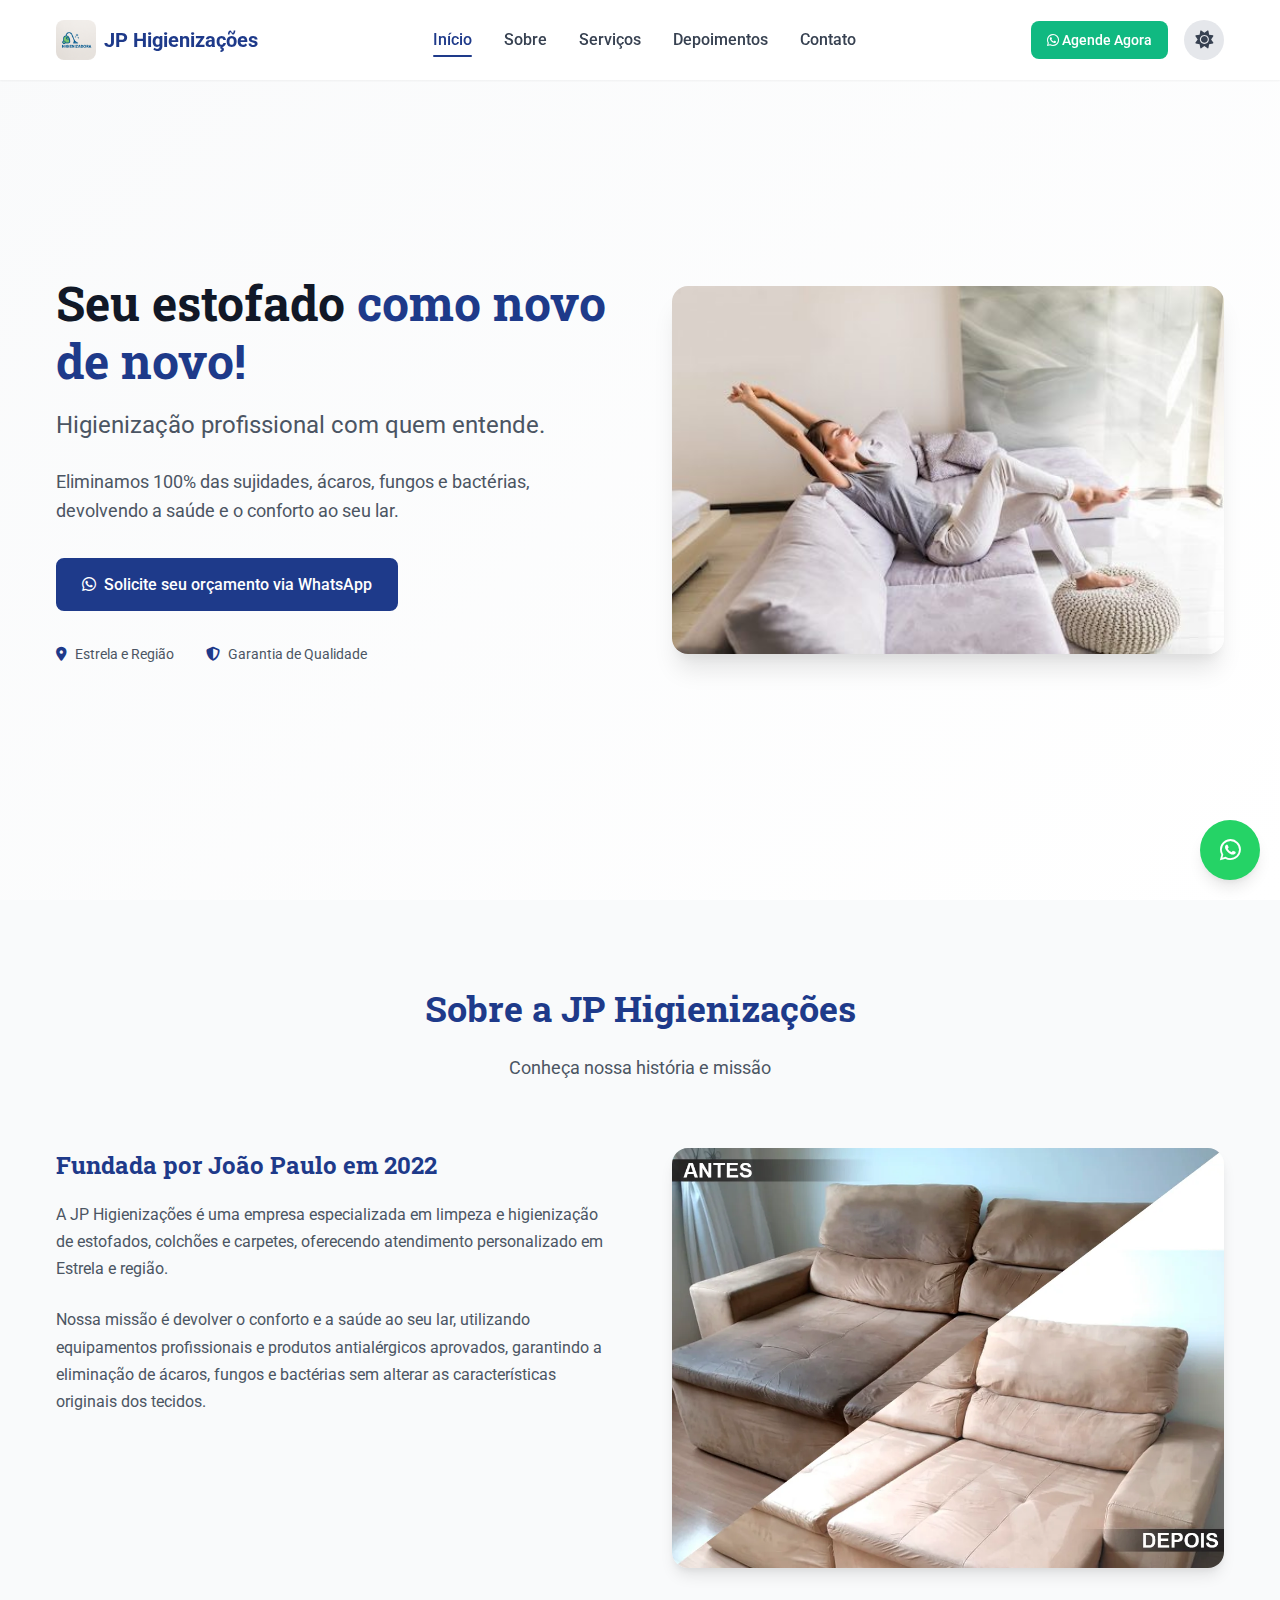
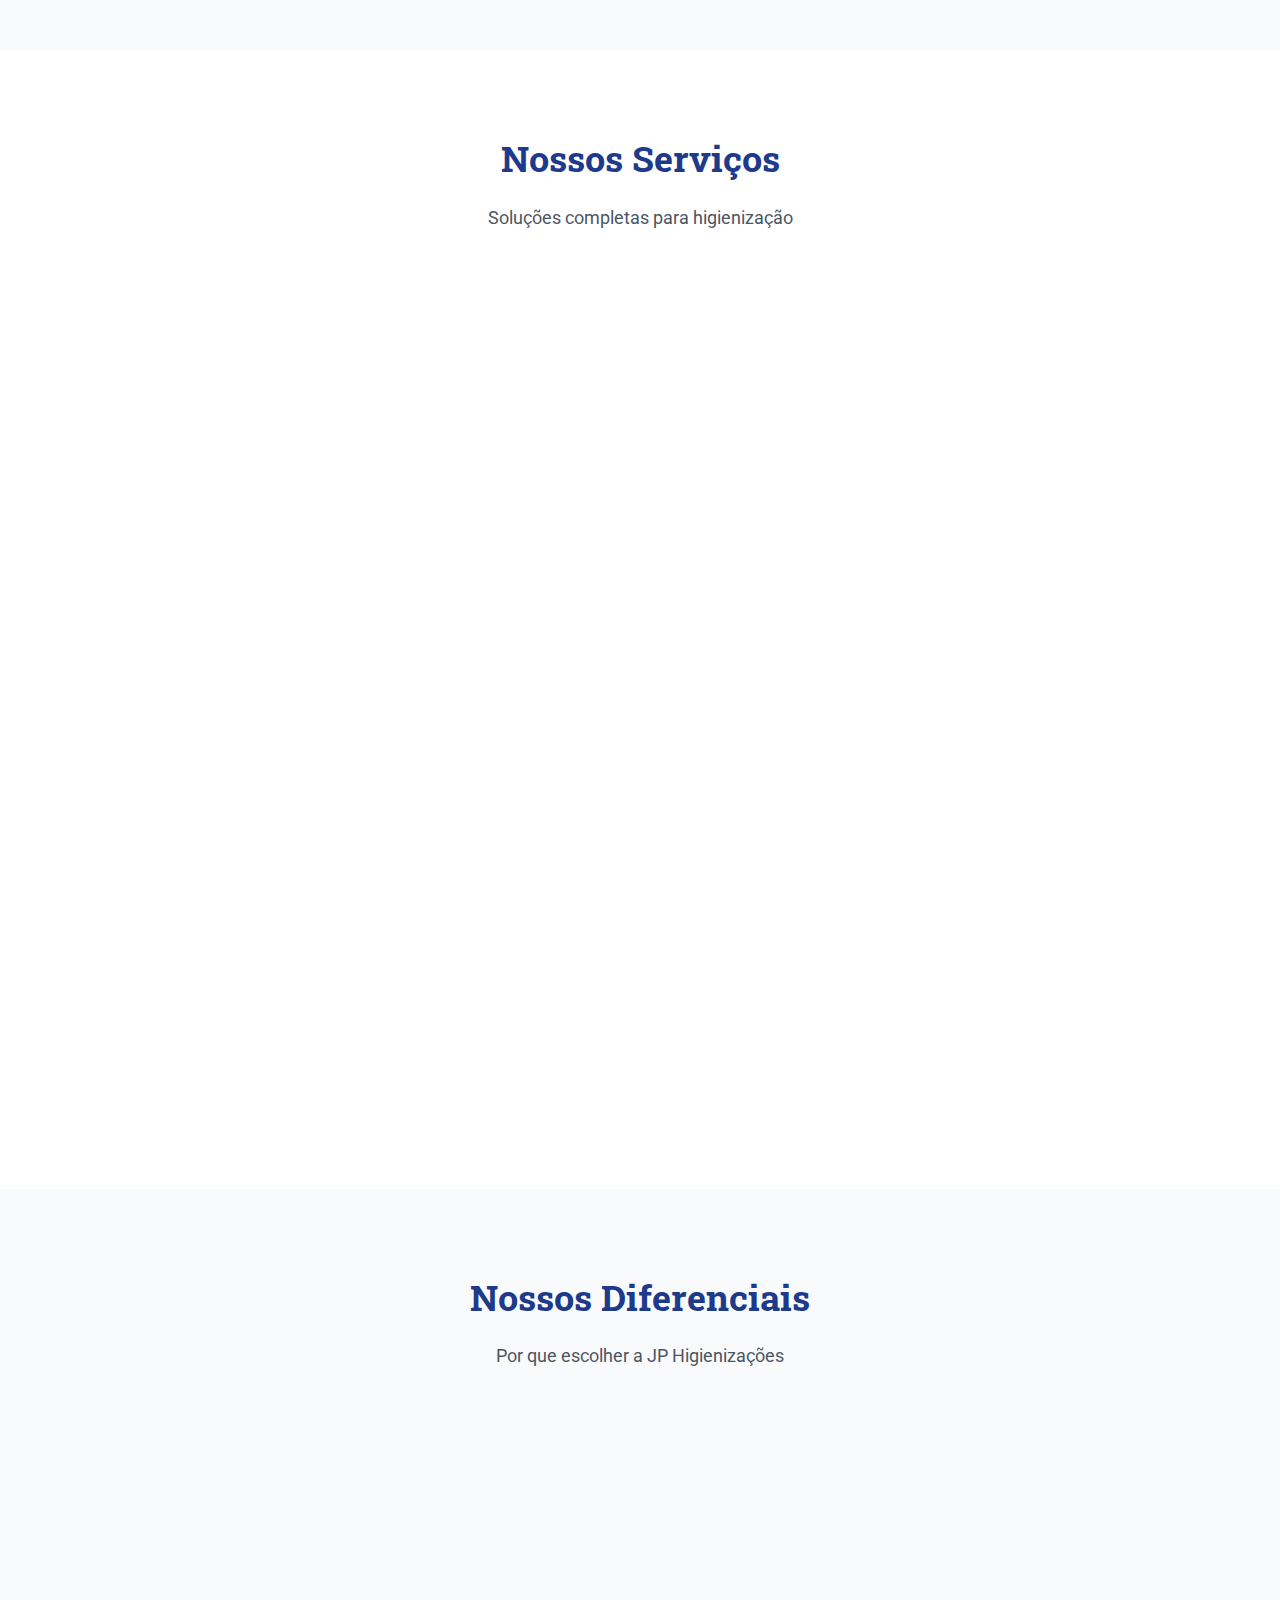
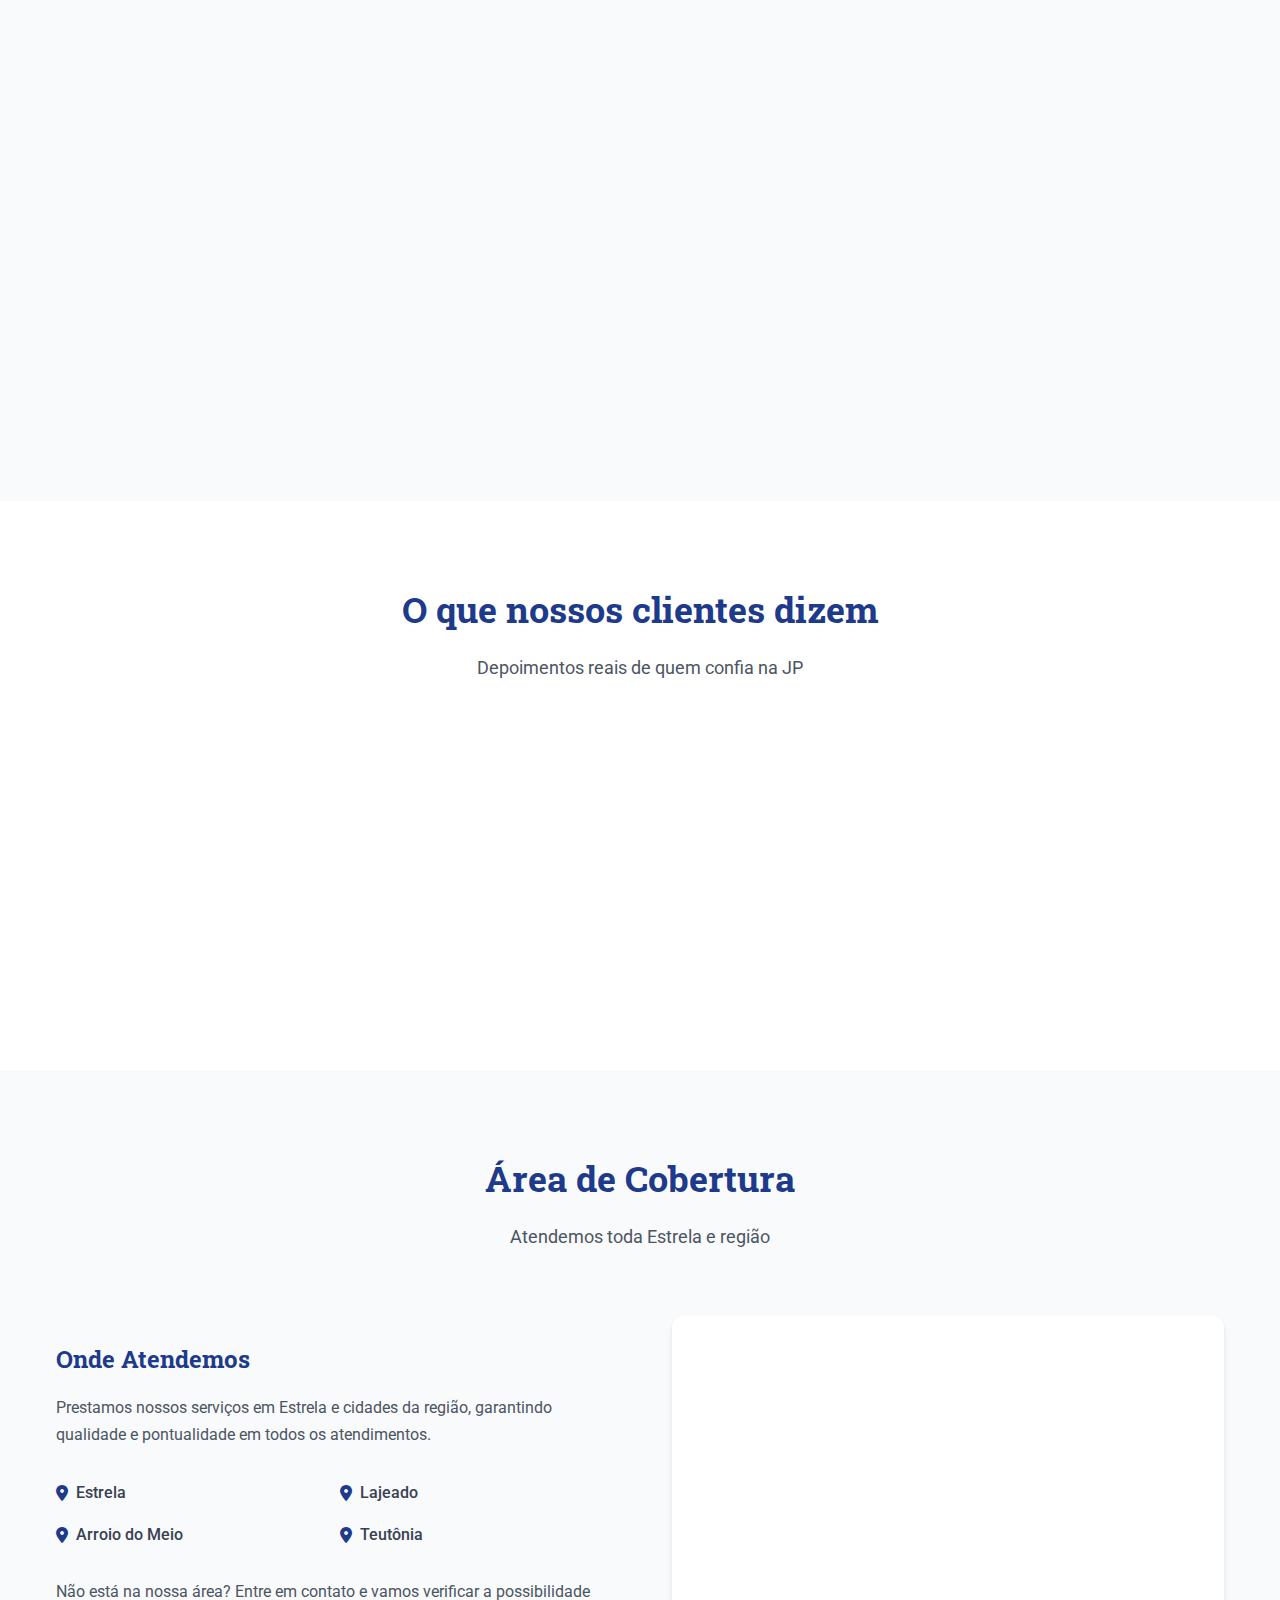
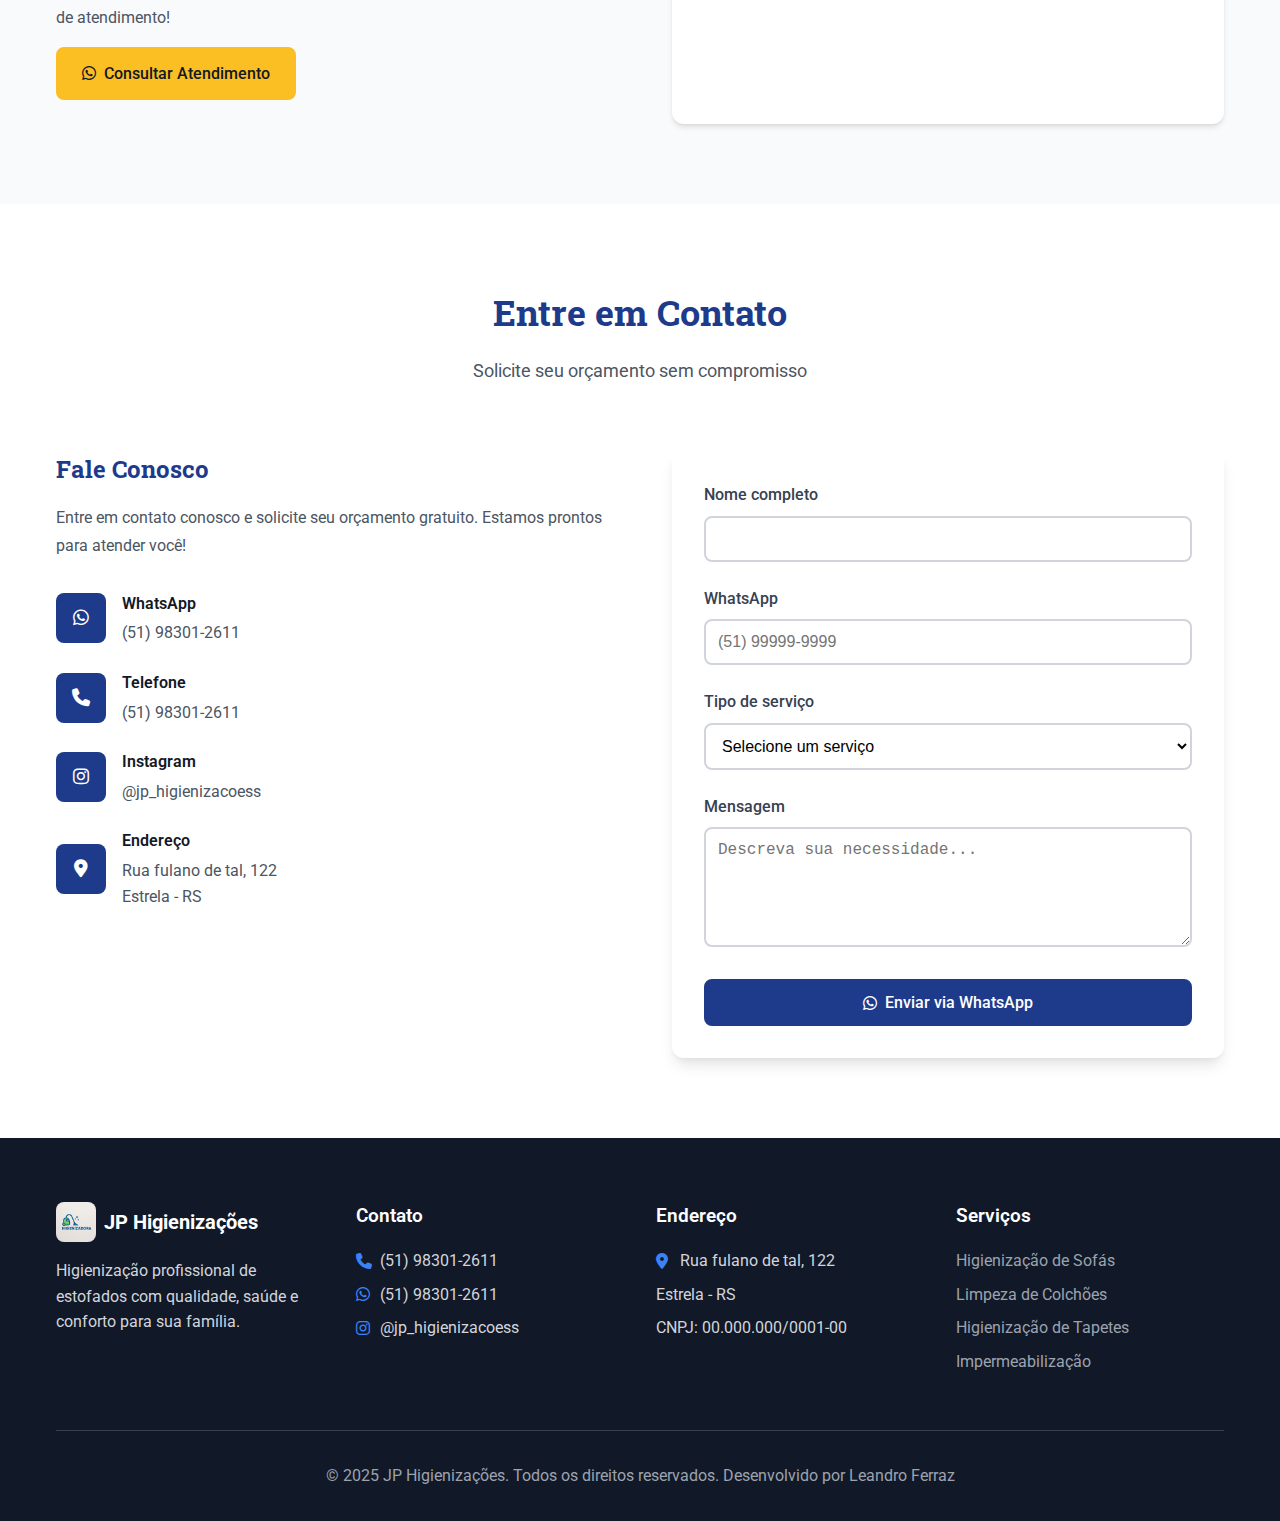
<file: index.html>
<!DOCTYPE html>
<html lang="pt-BR">
<head>
    <meta charset="UTF-8">
    <meta name="viewport" content="width=device-width, initial-scale=1.0">
    <title>JP Higienizações - Higienização de Estofados em Estrela/RS</title>
    <meta name="description" content="JP Higienizações – Higienização de estofados, sofás e colchões em Estrela/RS. Qualidade, saúde e conforto com quem entende do assunto!">
    <meta name="keywords" content="higienização, estofados, sofás, colchões, tapetes, impermeabilização, Estrela, RS">
    <meta name="author" content="JP Higienizações">
    
    <!-- Open Graph -->
    <meta property="og:title" content="JP Higienizações - Higienização de Estofados">
    <meta property="og:description" content="Higienização profissional de estofados, sofás e colchões em Estrela/RS. Qualidade e confiança!">
    <meta property="og:type" content="website">
    <meta property="og:url" content="https://jphigienizacoes.com.br">
    
    <!-- Favicon -->
    <link rel="icon" type="image/x-icon" href="favicon.ico">
    
    <!-- CSS -->
    <link rel="stylesheet" href="/public/styles.css">
    
    <!-- Font Awesome -->
    <link rel="stylesheet" href="https://cdnjs.cloudflare.com/ajax/libs/font-awesome/6.4.0/css/all.min.css">
    
    <!-- Google Fonts -->
    <link href="https://fonts.googleapis.com/css2?family=Roboto:wght@300;400;500;700&family=Roboto+Slab:wght@400;600;700&display=swap" rel="stylesheet">
</head>
<body>
    <!-- Header -->
    <header class="header" id="header">
        <nav class="nav container">
            <div class="nav__logo">
                <img src="/assets/logo.png" alt="JP Higienizações" class="nav__logo-img">
                <span class="nav__logo-text">JP Higienizações</span>
            </div>
            
            <div class="nav__menu" id="nav-menu">
                <ul class="nav__list">
                    <li class="nav__item">
                        <a href="#inicio" class="nav__link active-link">Início</a>
                    </li>
                    <li class="nav__item">
                        <a href="#sobre" class="nav__link">Sobre</a>
                    </li>
                    <li class="nav__item">
                        <a href="#servicos" class="nav__link">Serviços</a>
                    </li>
                    <li class="nav__item">
                        <a href="#depoimentos" class="nav__link">Depoimentos</a>
                    </li>
                    <li class="nav__item">
                        <a href="#contato" class="nav__link">Contato</a>
                    </li>
                </ul>
                
                <div class="nav__close" id="nav-close">
                    <i class="fas fa-times"></i>
                </div>
            </div>
            
            <div class="nav__actions">
                <a href="https://wa.me/5551983012611" class="nav__cta" target="_blank">
                    <i class="fab fa-whatsapp"></i>
                    Agende Agora
                </a>
                
                <div class="nav__toggle" id="nav-toggle">
                    <i class="fas fa-bars"></i>
                </div>
                <button class="theme-toggle" id="theme-toggle" aria-label="Alternar tema">
        <i class="fas fa-sun"></i>
    </button>
            </div>
        </nav>
    </header>

    <!-- Main -->
    <main class="main">
        <!-- Hero Section -->
        <section class="hero section" id="inicio">
            <div class="hero__container container">
                <div class="hero__content">
                    <h1 class="hero__title">
                        Seu estofado <span class="hero__title-highlight">como novo de novo!</span>
                    </h1>
                    <p class="hero__subtitle">
                        Higienização profissional com quem entende.
                    </p>
                    <p class="hero__description">
                        Eliminamos 100% das sujidades, ácaros, fungos e bactérias, devolvendo a saúde e o conforto ao seu lar.
                    </p>
                    
                    <div class="hero__actions">
                        <a href="https://wa.me/5551983012611" class="btn btn--primary" target="_blank">
                            <i class="fab fa-whatsapp"></i>
                            Solicite seu orçamento via WhatsApp
                        </a>
                    </div>
                    
                    <div class="hero__info">
                        <div class="hero__info-item">
                            <i class="fas fa-map-marker-alt"></i>
                            <span>Estrela e Região</span>
                        </div>
                        <div class="hero__info-item">
                            <i class="fas fa-shield-alt"></i>
                            <span>Garantia de Qualidade</span>
                        </div>
                    </div>
                </div>
                
                <div class="hero__image">
                    <img src="/assets/hero-sofa.jpg" alt="Sofá limpo e higienizado" class="hero__img">
                </div>
            </div>
        </section>

        <!-- Sobre Section -->
        <section class="about section" id="sobre">
            <div class="container">
                <div class="section__header">
                    <h2 class="section__title">Sobre a JP Higienizações</h2>
                    <p class="section__subtitle">Conheça nossa história e missão</p>
                </div>
                
                <div class="about__container">
                    <div class="about__content">
                        <div class="about__text">
                            <h3 class="about__title">Fundada por João Paulo em 2022</h3>
                            <p class="about__description">
                                A JP Higienizações é uma empresa especializada em limpeza e higienização de estofados, colchões e carpetes, oferecendo atendimento personalizado em Estrela e região.
                            </p>
                            <p class="about__description">
                                Nossa missão é devolver o conforto e a saúde ao seu lar, utilizando equipamentos profissionais e produtos antialérgicos aprovados, garantindo a eliminação de ácaros, fungos e bactérias sem alterar as características originais dos tecidos.
                            </p>
                            
                            <div class="about__stats">
                                <div class="about__stat">
                                    <span class="about__stat-number">3+</span>
                                    <span class="about__stat-text">Anos de Experiência</span>
                                </div>
                                <div class="about__stat">
                                    <span class="about__stat-number">500+</span>
                                    <span class="about__stat-text">Clientes Satisfeitos</span>
                                </div>
                                <div class="about__stat">
                                    <span class="about__stat-number">100%</span>
                                    <span class="about__stat-text">Garantia de Qualidade</span>
                                </div>
                            </div>
                        </div>
                        
                        <div class="about__image">
                            <img src="/assets/about-jp.jpg" alt="João Paulo - Fundador da JP Higienizações" class="about__img">
                        </div>
                    </div>
                </div>
            </div>
        </section>

        <!-- Serviços Section -->
        <section class="services section" id="servicos">
            <div class="container">
                <div class="section__header">
                    <h2 class="section__title">Nossos Serviços</h2>
                    <p class="section__subtitle">Soluções completas para higienização</p>
                </div>
                
                <div class="services__container">
                    <div class="service__card">
                        <div class="service__icon">
                            <i class="fas fa-couch"></i>
                        </div>
                        <h3 class="service__title">Higienização de Sofás</h3>
                        <p class="service__description">
                            Limpeza profunda de sofás e poltronas, eliminando sujeiras, manchas e odores indesejados.
                        </p>
                        <ul class="service__features">
                            <li>Remoção de manchas difíceis</li>
                            <li>Eliminação de ácaros e bactérias</li>
                            <li>Secagem rápida</li>
                        </ul>
                    </div>
                    
                    <div class="service__card">
                        <div class="service__icon">
                            <i class="fas fa-bed"></i>
                        </div>
                        <h3 class="service__title">Limpeza de Colchões</h3>
                        <p class="service__description">
                            Higienização completa de colchões, garantindo um sono mais saudável e confortável.
                        </p>
                        <ul class="service__features">
                            <li>Eliminação de ácaros</li>
                            <li>Remoção de odores</li>
                            <li>Produtos antialérgicos</li>
                        </ul>
                    </div>
                    
                    <div class="service__card">
                        <div class="service__icon">
                            <i class="fas fa-th-large"></i>
                        </div>
                        <h3 class="service__title">Higienização de Tapetes</h3>
                        <p class="service__description">
                            Restauração da beleza e frescura dos seus tapetes e carpetes com técnicas especializadas.
                        </p>
                        <ul class="service__features">
                            <li>Limpeza profunda</li>
                            <li>Preservação das cores</li>
                            <li>Secagem adequada</li>
                        </ul>
                    </div>
                    
                    <div class="service__card">
                        <div class="service__icon">
                            <i class="fas fa-shield-alt"></i>
                        </div>
                        <h3 class="service__title">Impermeabilização</h3>
                        <p class="service__description">
                            Proteção avançada contra líquidos e sujeiras, prolongando a vida útil dos seus estofados.
                        </p>
                        <ul class="service__features">
                            <li>Proteção contra líquidos</li>
                            <li>Facilita limpeza futura</li>
                            <li>Tecnologia avançada</li>
                        </ul>
                    </div>
                    
                    <div class="service__card">
                        <div class="service__icon">
                            <i class="fas fa-building"></i>
                        </div>
                        <h3 class="service__title">Estofados Comerciais</h3>
                        <p class="service__description">
                            Higienização de estofados em escritórios, clínicas e estabelecimentos comerciais.
                        </p>
                        <ul class="service__features">
                            <li>Atendimento empresarial</li>
                            <li>Horários flexíveis</li>
                            <li>Ambiente profissional</li>
                        </ul>
                    </div>
                    
                    <div class="service__card">
                        <div class="service__icon">
                            <i class="fas fa-car"></i>
                        </div>
                        <h3 class="service__title">Estofados Veiculares</h3>
                        <p class="service__description">
                            Limpeza e higienização de bancos e estofados de carros, mantendo o interior limpo e agradável.
                        </p>
                        <ul class="service__features">
                            <li>Bancos de carro</li>
                            <li>Remoção de odores</li>
                            <li>Produtos específicos</li>
                        </ul>
                    </div>
                </div>
            </div>
        </section>

        <!-- Diferenciais Section -->
        <section class="differentials section">
            <div class="container">
                <div class="section__header">
                    <h2 class="section__title">Nossos Diferenciais</h2>
                    <p class="section__subtitle">Por que escolher a JP Higienizações</p>
                </div>
                
                <div class="differentials__container">
                    <div class="differential__card">
                        <div class="differential__icon">
                            <i class="fas fa-clock"></i>
                        </div>
                        <h3 class="differential__title">Atendimento Rápido</h3>
                        <p class="differential__description">
                            Agendamento flexível e atendimento personalizado para sua comodidade.
                        </p>
                    </div>
                    
                    <div class="differential__card">
                        <div class="differential__icon">
                            <i class="fas fa-leaf"></i>
                        </div>
                        <h3 class="differential__title">Produtos Antialérgicos</h3>
                        <p class="differential__description">
                            Utilizamos produtos eco-friendly e aprovados, seguros para toda a família.
                        </p>
                    </div>
                    
                    <div class="differential__card">
                        <div class="differential__icon">
                            <i class="fas fa-tools"></i>
                        </div>
                        <h3 class="differential__title">Equipamentos Profissionais</h3>
                        <p class="differential__description">
                            Tecnologia de ponta para garantir os melhores resultados em cada serviço.
                        </p>
                    </div>
                    
                    <div class="differential__card">
                        <div class="differential__icon">
                            <i class="fas fa-virus-slash"></i>
                        </div>
                        <h3 class="differential__title">Eliminação Completa</h3>
                        <p class="differential__description">
                            Remoção de ácaros, fungos, bactérias e vírus para um ambiente mais saudável.
                        </p>
                    </div>
                    
                    <div class="differential__card">
                        <div class="differential__icon">
                            <i class="fas fa-award"></i>
                        </div>
                        <h3 class="differential__title">Garantia de Qualidade</h3>
                        <p class="differential__description">
                            Satisfação garantida com nosso compromisso de excelência em cada trabalho.
                        </p>
                    </div>
                </div>
            </div>
        </section>

        <!-- Depoimentos Section -->
        <section class="testimonials section" id="depoimentos">
            <div class="container">
                <div class="section__header">
                    <h2 class="section__title">O que nossos clientes dizem</h2>
                    <p class="section__subtitle">Depoimentos reais de quem confia na JP</p>
                </div>
                
                <div class="testimonials__container">
                    <div class="testimonial__card">
                        <div class="testimonial__stars">
                            <i class="fas fa-star"></i>
                            <i class="fas fa-star"></i>
                            <i class="fas fa-star"></i>
                            <i class="fas fa-star"></i>
                            <i class="fas fa-star"></i>
                        </div>
                        <p class="testimonial__text">
                            "Excelente serviço! Meu sofá ficou como novo. O João Paulo é muito profissional e atencioso. Super recomendo!"
                        </p>
                        <div class="testimonial__author">
                            <strong>Maria Silva</strong>
                            <span>Cliente desde 2023</span>
                        </div>
                    </div>
                    
                    <div class="testimonial__card">
                        <div class="testimonial__stars">
                            <i class="fas fa-star"></i>
                            <i class="fas fa-star"></i>
                            <i class="fas fa-star"></i>
                            <i class="fas fa-star"></i>
                            <i class="fas fa-star"></i>
                        </div>
                        <p class="testimonial__text">
                            "Serviço impecável! Higienizaram meu colchão e agora durmo muito melhor. Pontualidade e qualidade nota 10!"
                        </p>
                        <div class="testimonial__author">
                            <strong>Carlos Oliveira</strong>
                            <span>Cliente desde 2022</span>
                        </div>
                    </div>
                    
                    <div class="testimonial__card">
                        <div class="testimonial__stars">
                            <i class="fas fa-star"></i>
                            <i class="fas fa-star"></i>
                            <i class="fas fa-star"></i>
                            <i class="fas fa-star"></i>
                            <i class="fas fa-star"></i>
                        </div>
                        <p class="testimonial__text">
                            "Trabalho excepcional! Removeram manchas que eu achava impossível. Preço justo e resultado surpreendente."
                        </p>
                        <div class="testimonial__author">
                            <strong>Ana Costa</strong>
                            <span>Cliente desde 2024</span>
                        </div>
                    </div>
                </div>
            </div>
        </section>

        <!-- Área de Cobertura Section -->
        <section class="coverage section">
            <div class="container">
                <div class="section__header">
                    <h2 class="section__title">Área de Cobertura</h2>
                    <p class="section__subtitle">Atendemos toda Estrela e região</p>
                </div>
                
                <div class="coverage__container">
                    <div class="coverage__content">
                        <div class="coverage__info">
                            <h3 class="coverage__title">Onde Atendemos</h3>
                            <p class="coverage__description">
                                Prestamos nossos serviços em Estrela e cidades da região, garantindo qualidade e pontualidade em todos os atendimentos.
                            </p>
                            
                            <div class="coverage__cities">
                                <div class="coverage__city">
                                    <i class="fas fa-map-marker-alt"></i>
                                    <span>Estrela</span>
                                </div>
                                <div class="coverage__city">
                                    <i class="fas fa-map-marker-alt"></i>
                                    <span>Lajeado</span>
                                </div>
                                <div class="coverage__city">
                                    <i class="fas fa-map-marker-alt"></i>
                                    <span>Arroio do Meio</span>
                                </div>
                                <div class="coverage__city">
                                    <i class="fas fa-map-marker-alt"></i>
                                    <span>Teutônia</span>
                                </div>
                            </div>
                            
                            <div class="coverage__contact">
                                <p>Não está na nossa área? Entre em contato e vamos verificar a possibilidade de atendimento!</p>
                                <a href="https://wa.me/5551983012611" class="btn btn--secondary" target="_blank">
                                    <i class="fab fa-whatsapp"></i>
                                    Consultar Atendimento
                                </a>
                            </div>
                        </div>


                        <div class="coverage__map">
    <iframe
        width="100%"
        height="400"
        frameborder="0"
        style="border:0; border-radius: var(--radius-xl);"
        allowfullscreen
        src="https://www.google.com/maps/embed?pb=!1m18!1m12!1m3!1d55562.01131121568!2d-51.99874000425179!3d-29.498115844826554!2m3!1f0!2f0!3f0!3m2!1i1024!2i768!4f13.1!3m3!1m2!1s0x951c63c6435bab33%3A0x98debef96ca74d7!2sEstrela%2C%20RS!5e0!3m2!1spt-BR!2sbr!4v1751366674589!5m2!1spt-BR!2sbr">
    </iframe>
</div>
                        
                        <!-- <div class="coverage__map">
                            <div class="coverage__map-placeholder">
                                <i class="fas fa-map-marked-alt"></i>
                                <p>Mapa da região de atendimento</p>
                            </div>
                        </div> -->
                    </div>
                </div>
            </div>
        </section>

        <!-- Contato Section -->
        <section class="contact section" id="contato">
            <div class="container">
                <div class="section__header">
                    <h2 class="section__title">Entre em Contato</h2>
                    <p class="section__subtitle">Solicite seu orçamento sem compromisso</p>
                </div>
                
                <div class="contact__container">
                    <div class="contact__info">
                        <h3 class="contact__title">Fale Conosco</h3>
                        <p class="contact__description">
                            Entre em contato conosco e solicite seu orçamento gratuito. Estamos prontos para atender você!
                        </p>
                        
                        <div class="contact__methods">
                            <div class="contact__method">
                                <div class="contact__method-icon">
                                    <i class="fab fa-whatsapp"></i>
                                </div>
                                <div class="contact__method-info">
                                    <h4>WhatsApp</h4>
                                    <p>(51) 98301-2611</p>
                                </div>
                            </div>
                            
                            <div class="contact__method">
                                <div class="contact__method-icon">
                                    <i class="fas fa-phone"></i>
                                </div>
                                <div class="contact__method-info">
                                    <h4>Telefone</h4>
                                    <p>(51) 98301-2611</p>
                                </div>
                            </div>
                            
                            <div class="contact__method">
                                <div class="contact__method-icon">
                                    <i class="fab fa-instagram"></i>
                                </div>
                                <div class="contact__method-info">
                                    <h4>Instagram</h4>
                                    <p>@jp_higienizacoess</p>
                                </div>
                            </div>
                            
                            <div class="contact__method">
                                <div class="contact__method-icon">
                                    <i class="fas fa-map-marker-alt"></i>
                                </div>
                                <div class="contact__method-info">
                                    <h4>Endereço</h4>
                                    <p>Rua fulano de tal, 122<br>Estrela - RS</p>
                                </div>
                            </div>
                        </div>
                    </div>
                    
                    <div class="contact__form">
                        <form class="form" id="contact-form">
                            <div class="form__group">
                                <label for="name" class="form__label">Nome completo</label>
                                <input type="text" id="name" name="name" class="form__input" required>
                            </div>
                            
                            <div class="form__group">
                                <label for="whatsapp" class="form__label">WhatsApp</label>
                                <input type="tel" id="whatsapp" name="whatsapp" class="form__input" placeholder="(51) 99999-9999" required>
                            </div>
                            
                            <div class="form__group">
                                <label for="service" class="form__label">Tipo de serviço</label>
                                <select id="service" name="service" class="form__input" required>
                                    <option value="">Selecione um serviço</option>
                                    <option value="higienizacao-sofas">Higienização de Sofás</option>
                                    <option value="limpeza-colchoes">Limpeza de Colchões</option>
                                    <option value="higienizacao-tapetes">Higienização de Tapetes</option>
                                    <option value="impermeabilizacao">Impermeabilização</option>
                                    <option value="estofados-comerciais">Estofados Comerciais</option>
                                    <option value="estofados-veiculares">Estofados Veiculares</option>
                                </select>
                            </div>
                            
                            <div class="form__group">
                                <label for="message" class="form__label">Mensagem</label>
                                <textarea id="message" name="message" class="form__input form__textarea" rows="4" placeholder="Descreva sua necessidade..."></textarea>
                            </div>
                            
                            <button type="submit" class="btn btn--primary btn--full">
                                <i class="fab fa-whatsapp"></i>
                                Enviar via WhatsApp
                            </button>
                        </form>
                    </div>
                </div>
            </div>
        </section>
    </main>

    <!-- Footer -->
    <footer class="footer">
        <div class="container">
            <div class="footer__container">
                <div class="footer__content">
                    <div class="footer__section">
                        <div class="footer__logo">
                            <img src="/assets/logo.png" alt="JP Higienizações" class="footer__logo-img">
                            <span class="footer__logo-text">JP Higienizações</span>
                        </div>
                        <p class="footer__description">
                            Higienização profissional de estofados com qualidade, saúde e conforto para sua família.
                        </p>
                    </div>
                    
                    <div class="footer__section">
                        <h3 class="footer__title">Contato</h3>
                        <div class="footer__contact">
                            <p><i class="fas fa-phone"></i> (51) 98301-2611</p>
                            <p><i class="fab fa-whatsapp"></i> (51) 98301-2611</p>
                            <p><i class="fab fa-instagram"></i> @jp_higienizacoess</p>
                        </div>
                    </div>
                    
                    <div class="footer__section">
                        <h3 class="footer__title">Endereço</h3>
                        <div class="footer__address">
                            <p><i class="fas fa-map-marker-alt"></i> Rua fulano de tal, 122</p>
                            <p>Estrela - RS</p>
                            <p>CNPJ: 00.000.000/0001-00</p>
                        </div>
                    </div>
                    
                    <div class="footer__section">
                        <h3 class="footer__title">Serviços</h3>
                        <ul class="footer__services">
                            <li>Higienização de Sofás</li>
                            <li>Limpeza de Colchões</li>
                            <li>Higienização de Tapetes</li>
                            <li>Impermeabilização</li>
                        </ul>
                    </div>
                </div>
                
                <div class="footer__bottom">
                    <p class="footer__copy">
                        © 2025 JP Higienizações. Todos os direitos reservados. Desenvolvido por <a class="footer__link" target="_blank" href="https://wa.me/5551983012611">Leandro Ferraz</a>
                    </p>
                </div>
            </div>
        </div>
    </footer>

    <!-- WhatsApp Float Button -->
    <a href="https://wa.me/5551983012611" class="whatsapp-float" target="_blank" title="Fale conosco no WhatsApp">
        <i class="fab fa-whatsapp"></i>
    </a>

    <!-- Scroll to Top Button -->
    <button class="scroll-top" id="scroll-top" title="Voltar ao topo">
        <i class="fas fa-chevron-up"></i>
    </button>

    <!-- JavaScript -->
    <script src="/public/script.js" defer></script>
</body>
</html>
</file>
<file: public/styles.css>
/* ===== VARIABLES ===== */
:root {
  /* Colors - JP Higienizações Palette */
  --color-primary: #1e3a8a; /* Azul escuro */
  --color-primary-light: #3b82f6; /* Azul médio */
  --color-primary-dark: #1e40af; /* Azul mais escuro */
  --color-secondary: #fbbf24; /* Amarelo/dourado */
  --color-secondary-light: #fcd34d;
  --color-white: #ffffff;
  --color-gray-50: #f9fafb;
  --color-gray-100: #f3f4f6;
  --color-gray-200: #e5e7eb;
  --color-gray-300: #d1d5db;
  --color-gray-400: #9ca3af;
  --color-gray-500: #6b7280;
  --color-gray-600: #4b5563;
  --color-gray-700: #374151;
  --color-gray-800: #1f2937;
  --color-gray-900: #111827;
  --color-success: #10b981;
  --color-error: #ef4444;
  
  /* Typography */
  --font-primary: 'Roboto', sans-serif;
  --font-secondary: 'Roboto Slab', serif;
  
  /* Font Sizes */
  --font-size-xs: 0.75rem;
  --font-size-sm: 0.875rem;
  --font-size-base: 1rem;
  --font-size-lg: 1.125rem;
  --font-size-xl: 1.25rem;
  --font-size-2xl: 1.5rem;
  --font-size-3xl: 1.875rem;
  --font-size-4xl: 2.25rem;
  --font-size-5xl: 3rem;
  
  /* Spacing */
  --spacing-1: 0.25rem;
  --spacing-2: 0.5rem;
  --spacing-3: 0.75rem;
  --spacing-4: 1rem;
  --spacing-5: 1.25rem;
  --spacing-6: 1.5rem;
  --spacing-8: 2rem;
  --spacing-10: 2.5rem;
  --spacing-12: 3rem;
  --spacing-16: 4rem;
  --spacing-20: 5rem;
  
  /* Shadows */
  --shadow-sm: 0 1px 2px 0 rgba(0, 0, 0, 0.05);
  --shadow-md: 0 4px 6px -1px rgba(0, 0, 0, 0.1), 0 2px 4px -1px rgba(0, 0, 0, 0.06);
  --shadow-lg: 0 10px 15px -3px rgba(0, 0, 0, 0.1), 0 4px 6px -2px rgba(0, 0, 0, 0.05);
  --shadow-xl: 0 20px 25px -5px rgba(0, 0, 0, 0.1), 0 10px 10px -5px rgba(0, 0, 0, 0.04);
  
  /* Border Radius */
  --radius-sm: 0.25rem;
  --radius-md: 0.375rem;
  --radius-lg: 0.5rem;
  --radius-xl: 0.75rem;
  --radius-2xl: 1rem;
  --radius-full: 9999px;
  
  /* Transitions */
  --transition-fast: 0.15s ease-in-out;
  --transition-normal: 0.3s ease-in-out;
  --transition-slow: 0.5s ease-in-out;
  
  /* Z-index */
  --z-dropdown: 1000;
  --z-sticky: 1020;
  --z-fixed: 1030;
  --z-modal: 1040;
  --z-popover: 1050;
  --z-tooltip: 1060;
}

/* ===== RESET ===== */
* {
  margin: 0;
  padding: 0;
  box-sizing: border-box;
}

html {
  scroll-behavior: smooth;
}

body {
  font-family: var(--font-primary);
  font-size: var(--font-size-base);
  line-height: 1.6;
  color: var(--color-gray-700);
  background-color: var(--color-white);
}

img {
  max-width: 100%;
  height: auto;
  display: block;
}

a {
  text-decoration: none;
  color: inherit;
}

ul {
  list-style: none;
}

button {
  border: none;
  background: none;
  cursor: pointer;
  font-family: inherit;
}

/* ===== UTILITIES ===== */
.container {
  max-width: 1200px;
  margin: 0 auto;
  padding: 0 var(--spacing-4);
}

.section {
  padding: var(--spacing-20) 0;
}

.section__header {
  text-align: center;
  margin-bottom: var(--spacing-16);
}

.section__title {
  font-family: var(--font-secondary);
  font-size: var(--font-size-4xl);
  font-weight: 700;
  color: var(--color-primary);
  margin-bottom: var(--spacing-4);
}

.section__subtitle {
  font-size: var(--font-size-lg);
  color: var(--color-gray-600);
  max-width: 600px;
  margin: 0 auto;
}

/* ===== BUTTONS ===== */
.btn {
  display: inline-flex;
  align-items: center;
  gap: var(--spacing-2);
  padding: var(--spacing-3) var(--spacing-6);
  border-radius: var(--radius-lg);
  font-weight: 500;
  font-size: var(--font-size-base);
  transition: all var(--transition-normal);
  cursor: pointer;
  text-align: center;
  text-decoration: none;
  border: 2px solid transparent;
}

.btn--primary {
  background-color: var(--color-primary);
  color: var(--color-white);
  border-color: var(--color-primary);
}

.btn--primary:hover {
  background-color: var(--color-primary-dark);
  border-color: var(--color-primary-dark);
  transform: translateY(-2px);
  box-shadow: var(--shadow-lg);
}

.btn--secondary {
  background-color: var(--color-secondary);
  color: var(--color-gray-900);
  border-color: var(--color-secondary);
}

.btn--secondary:hover {
  background-color: var(--color-secondary-light);
  transform: translateY(-2px);
  box-shadow: var(--shadow-lg);
}

.btn--full {
  width: 100%;
  justify-content: center;
}

/* ===== HEADER ===== */
.header {
  position: fixed;
  top: 0;
  left: 0;
  width: 100%;
  background-color: rgba(255, 255, 255, 0.95);
  backdrop-filter: blur(10px);
  box-shadow: var(--shadow-sm);
  z-index: var(--z-fixed);
  transition: all var(--transition-normal);
}

.nav {
  display: flex;
  align-items: center;
  justify-content: space-between;
  height: 80px;
}

.nav__logo {
  display: flex;
  align-items: center;
  gap: var(--spacing-2);
  font-weight: 700;
  font-size: var(--font-size-xl);
  color: var(--color-primary);
}

.nav__logo-img {
  width: 40px;
  height: 40px;
  border-radius: var(--radius-lg);
}

.nav__list {
  display: flex;
  align-items: center;
  gap: var(--spacing-8);
}

.nav__link {
  font-weight: 500;
  color: var(--color-gray-700);
  transition: color var(--transition-normal);
  position: relative;
}

.nav__link:hover,
.nav__link.active-link {
  color: var(--color-primary);
}

.nav__link.active-link::after {
  content: '';
  position: absolute;
  bottom: -8px;
  left: 0;
  width: 100%;
  height: 2px;
  background-color: var(--color-primary);
  border-radius: var(--radius-full);
}

.nav__actions {
  display: flex;
  align-items: center;
  gap: var(--spacing-4);
}

.nav__cta {
  background-color: var(--color-success);
  color: var(--color-white);
  padding: var(--spacing-2) var(--spacing-4);
  border-radius: var(--radius-lg);
  font-weight: 500;
  font-size: var(--font-size-sm);
  transition: all var(--transition-normal);
}

.nav__cta:hover {
  background-color: #059669;
  transform: translateY(-1px);
  box-shadow: var(--shadow-md);
}

.nav__toggle,
.nav__close {
  display: none;
  font-size: var(--font-size-xl);
  color: var(--color-gray-700);
  cursor: pointer;
}

/* ===== HERO SECTION ===== */
.hero {
  padding-top: 120px;
  background: linear-gradient(135deg, var(--color-gray-50) 0%, var(--color-white) 100%);
  min-height: 100vh;
  display: flex;
  align-items: center;
}

.hero__container {
  display: grid;
  grid-template-columns: 1fr 1fr;
  gap: var(--spacing-16);
  align-items: center;
}

.hero__title {
  font-family: var(--font-secondary);
  font-size: var(--font-size-5xl);
  font-weight: 700;
  color: var(--color-gray-900);
  line-height: 1.2;
  margin-bottom: var(--spacing-4);
}

.hero__title-highlight {
  color: var(--color-primary);
}

.hero__subtitle {
  font-size: var(--font-size-2xl);
  color: var(--color-gray-600);
  margin-bottom: var(--spacing-6);
}

.hero__description {
  font-size: var(--font-size-lg);
  color: var(--color-gray-600);
  margin-bottom: var(--spacing-8);
  max-width: 500px;
}

.hero__actions {
  margin-bottom: var(--spacing-8);
}

.hero__info {
  display: flex;
  gap: var(--spacing-8);
}

.hero__info-item {
  display: flex;
  align-items: center;
  gap: var(--spacing-2);
  color: var(--color-gray-600);
  font-size: var(--font-size-sm);
}

.hero__info-item i {
  color: var(--color-primary);
}

.hero__image {
  position: relative;
}

.hero__img {
  width: 100%;
  border-radius: var(--radius-2xl);
  box-shadow: var(--shadow-xl);
}

/* ===== ABOUT SECTION ===== */
.about {
  background-color: var(--color-gray-50);
}

.about__container {
  display: grid;
  grid-template-columns: 1fr;
  gap: var(--spacing-16);
}

.about__content {
  display: grid;
  grid-template-columns: 1fr 1fr;
  gap: var(--spacing-16);
  align-items: center;
}

.about__title {
  font-family: var(--font-secondary);
  font-size: var(--font-size-2xl);
  color: var(--color-primary);
  margin-bottom: var(--spacing-4);
}

.about__description {
  color: var(--color-gray-600);
  margin-bottom: var(--spacing-6);
  line-height: 1.7;
}

.about__stats {
  display: grid;
  grid-template-columns: repeat(3, 1fr);
  gap: var(--spacing-6);
}

.about__stat {
  text-align: center;
  padding: var(--spacing-4);
  background-color: var(--color-white);
  border-radius: var(--radius-lg);
  box-shadow: var(--shadow-sm);
}

.about__stat-number {
  display: block;
  font-family: var(--font-secondary);
  font-size: var(--font-size-3xl);
  font-weight: 700;
  color: var(--color-primary);
}

.about__stat-text {
  font-size: var(--font-size-sm);
  color: var(--color-gray-600);
}

.about__img {
  width: 100%;
  border-radius: var(--radius-2xl);
  box-shadow: var(--shadow-lg);
}

/* ===== SERVICES SECTION ===== */
.services__container {
  display: grid;
  grid-template-columns: repeat(auto-fit, minmax(350px, 1fr));
  gap: var(--spacing-8);
}

.service__card {
  background-color: var(--color-white);
  padding: var(--spacing-8);
  border-radius: var(--radius-2xl);
  box-shadow: var(--shadow-md);
  transition: all var(--transition-normal);
  border: 1px solid var(--color-gray-200);
}

.service__card:hover {
  transform: translateY(-8px);
  box-shadow: var(--shadow-xl);
  border-color: var(--color-primary);
}

.service__icon {
  width: 60px;
  height: 60px;
  background: linear-gradient(135deg, var(--color-primary), var(--color-primary-light));
  border-radius: var(--radius-xl);
  display: flex;
  align-items: center;
  justify-content: center;
  margin-bottom: var(--spacing-6);
}

.service__icon i {
  font-size: var(--font-size-2xl);
  color: var(--color-white);
}

.service__title {
  font-family: var(--font-secondary);
  font-size: var(--font-size-xl);
  color: var(--color-gray-900);
  margin-bottom: var(--spacing-4);
}

.service__description {
  color: var(--color-gray-600);
  margin-bottom: var(--spacing-6);
  line-height: 1.6;
}

.service__features {
  list-style: none;
}

.service__features li {
  position: relative;
  padding-left: var(--spacing-6);
  margin-bottom: var(--spacing-2);
  color: var(--color-gray-600);
  font-size: var(--font-size-sm);
}

.service__features li::before {
  content: '✓';
  position: absolute;
  left: 0;
  color: var(--color-success);
  font-weight: bold;
}

/* ===== DIFFERENTIALS SECTION ===== */
.differentials {
  background-color: var(--color-gray-50);
}

.differentials__container {
  display: grid;
  grid-template-columns: repeat(auto-fit, minmax(280px, 1fr));
  gap: var(--spacing-8);
}

.differential__card {
  background-color: var(--color-white);
  padding: var(--spacing-8);
  border-radius: var(--radius-xl);
  text-align: center;
  box-shadow: var(--shadow-sm);
  transition: all var(--transition-normal);
}

.differential__card:hover {
  transform: translateY(-4px);
  box-shadow: var(--shadow-lg);
}

.differential__icon {
  width: 80px;
  height: 80px;
  background: linear-gradient(135deg, var(--color-secondary), var(--color-secondary-light));
  border-radius: var(--radius-full);
  display: flex;
  align-items: center;
  justify-content: center;
  margin: 0 auto var(--spacing-6);
}

.differential__icon i {
  font-size: var(--font-size-3xl);
  color: var(--color-gray-900);
}

.differential__title {
  font-family: var(--font-secondary);
  font-size: var(--font-size-lg);
  color: var(--color-gray-900);
  margin-bottom: var(--spacing-4);
}

.differential__description {
  color: var(--color-gray-600);
  line-height: 1.6;
}

/* ===== TESTIMONIALS SECTION ===== */
.testimonials__container {
  display: grid;
  grid-template-columns: repeat(auto-fit, minmax(300px, 1fr));
  gap: var(--spacing-8);
}

.testimonial__card {
  background-color: var(--color-white);
  padding: var(--spacing-8);
  border-radius: var(--radius-xl);
  box-shadow: var(--shadow-md);
  position: relative;
}

.testimonial__stars {
  display: flex;
  gap: var(--spacing-1);
  margin-bottom: var(--spacing-4);
}

.testimonial__stars i {
  color: var(--color-secondary);
  font-size: var(--font-size-sm);
}

.testimonial__text {
  color: var(--color-gray-700);
  font-style: italic;
  margin-bottom: var(--spacing-6);
  line-height: 1.6;
}

.testimonial__author strong {
  color: var(--color-gray-900);
  font-weight: 600;
}

.testimonial__author span {
  color: var(--color-gray-500);
  font-size: var(--font-size-sm);
  display: block;
}

/* ===== COVERAGE SECTION ===== */
.coverage {
  background-color: var(--color-gray-50);
}

.coverage__container {
  display: grid;
  grid-template-columns: 1fr;
}

.coverage__content {
  display: grid;
  grid-template-columns: 1fr 1fr;
  gap: var(--spacing-16);
  align-items: center;
}

.coverage__title {
  font-family: var(--font-secondary);
  font-size: var(--font-size-2xl);
  color: var(--color-primary);
  margin-bottom: var(--spacing-4);
}

.coverage__description {
  color: var(--color-gray-600);
  margin-bottom: var(--spacing-8);
  line-height: 1.7;
}

.coverage__cities {
  display: grid;
  grid-template-columns: repeat(2, 1fr);
  gap: var(--spacing-4);
  margin-bottom: var(--spacing-8);
}

.coverage__city {
  display: flex;
  align-items: center;
  gap: var(--spacing-2);
  color: var(--color-gray-700);
  font-weight: 500;
}

.coverage__city i {
  color: var(--color-primary);
}

.coverage__contact p {
  color: var(--color-gray-600);
  margin-bottom: var(--spacing-4);
}

.coverage__map {
  background-color: var(--color-white);
  border-radius: var(--radius-xl);
  box-shadow: var(--shadow-md);
  overflow: hidden;
}

.coverage__map-placeholder {
  height: 400px;
  display: flex;
  flex-direction: column;
  align-items: center;
  justify-content: center;
  color: var(--color-gray-400);
  background-color: var(--color-gray-100);
}

.coverage__map-placeholder i {
  font-size: var(--font-size-4xl);
  margin-bottom: var(--spacing-4);
}

/* ===== CONTACT SECTION ===== */
.contact__container {
  display: grid;
  grid-template-columns: 1fr 1fr;
  gap: var(--spacing-16);
}

.contact__title {
  font-family: var(--font-secondary);
  font-size: var(--font-size-2xl);
  color: var(--color-primary);
  margin-bottom: var(--spacing-4);
}

.contact__description {
  color: var(--color-gray-600);
  margin-bottom: var(--spacing-8);
  line-height: 1.7;
}

.contact__methods {
  display: flex;
  flex-direction: column;
  gap: var(--spacing-6);
}

.contact__method {
  display: flex;
  align-items: center;
  gap: var(--spacing-4);
}

.contact__method-icon {
  width: 50px;
  height: 50px;
  background-color: var(--color-primary);
  border-radius: var(--radius-lg);
  display: flex;
  align-items: center;
  justify-content: center;
  flex-shrink: 0;
}

.contact__method-icon i {
  color: var(--color-white);
  font-size: var(--font-size-lg);
}

.contact__method-info h4 {
  color: var(--color-gray-900);
  font-weight: 600;
  margin-bottom: var(--spacing-1);
}

.contact__method-info p {
  color: var(--color-gray-600);
}

/* ===== FORM ===== */
.form {
  background-color: var(--color-white);
  padding: var(--spacing-8);
  border-radius: var(--radius-xl);
  box-shadow: var(--shadow-lg);
}

.form__group {
  margin-bottom: var(--spacing-6);
}

.form__label {
  display: block;
  color: var(--color-gray-700);
  font-weight: 500;
  margin-bottom: var(--spacing-2);
}

.form__input {
  width: 100%;
  padding: var(--spacing-3);
  border: 2px solid var(--color-gray-300);
  border-radius: var(--radius-lg);
  font-size: var(--font-size-base);
  transition: border-color var(--transition-normal);
  background-color: var(--color-white);
}

.form__input:focus {
  outline: none;
  border-color: var(--color-primary);
  box-shadow: 0 0 0 3px rgba(30, 58, 138, 0.1);
}

.form__textarea {
  resize: vertical;
  min-height: 120px;
}

/* ===== FOOTER ===== */
.footer {
  background-color: var(--color-gray-900);
  color: var(--color-gray-300);
  padding: var(--spacing-16) 0 var(--spacing-8);
}

.footer__container {
  display: grid;
  gap: var(--spacing-12);
}

.footer__content {
  display: grid;
  grid-template-columns: repeat(auto-fit, minmax(250px, 1fr));
  gap: var(--spacing-8);
}

.footer__logo {
  display: flex;
  align-items: center;
  gap: var(--spacing-2);
  margin-bottom: var(--spacing-4);
}

.footer__logo-img {
  width: 40px;
  height: 40px;
  border-radius: var(--radius-lg);
}

.footer__logo-text {
  font-weight: 700;
  font-size: var(--font-size-xl);
  color: var(--color-white);
}

.footer__description {
  line-height: 1.6;
  margin-bottom: var(--spacing-4);
}

.footer__title {
  color: var(--color-white);
  font-weight: 600;
  margin-bottom: var(--spacing-4);
}

.footer__contact p,
.footer__address p {
  margin-bottom: var(--spacing-2);
  display: flex;
  align-items: center;
  gap: var(--spacing-2);
}

.footer__contact i,
.footer__address i {
  color: var(--color-primary-light);
  width: 16px;
}

.footer__services li {
  margin-bottom: var(--spacing-2);
  color: var(--color-gray-400);
}

.footer__bottom {
  border-top: 1px solid var(--color-gray-700);
  padding-top: var(--spacing-8);
  text-align: center;
}

.footer__copy {
  color: var(--color-gray-400);
}

/* ===== FLOATING ELEMENTS ===== */
.whatsapp-float {
  position: fixed;
  bottom: 20px;
  right: 20px;
  width: 60px;
  height: 60px;
  background-color: #25d366;
  border-radius: var(--radius-full);
  display: flex;
  align-items: center;
  justify-content: center;
  box-shadow: var(--shadow-lg);
  z-index: var(--z-fixed);
  transition: all var(--transition-normal);
  animation: pulse 2s infinite;
}

.whatsapp-float:hover {
  transform: scale(1.1);
  box-shadow: var(--shadow-xl);
}

.whatsapp-float i {
  font-size: var(--font-size-2xl);
  color: var(--color-white);
}

@keyframes pulse {
  0% {
    box-shadow: 0 0 0 0 rgba(37, 211, 102, 0.7);
  }
  70% {
    box-shadow: 0 0 0 10px rgba(37, 211, 102, 0);
  }
  100% {
    box-shadow: 0 0 0 0 rgba(37, 211, 102, 0);
  }
}

.scroll-top {
  position: fixed;
  bottom: 100px;
  right: 20px;
  width: 50px;
  height: 50px;
  background-color: var(--color-primary);
  border-radius: var(--radius-full);
  display: flex;
  align-items: center;
  justify-content: center;
  box-shadow: var(--shadow-md);
  z-index: var(--z-fixed);
  transition: all var(--transition-normal);
  opacity: 0;
  visibility: hidden;
  transform: translateY(20px);
}

.scroll-top.show {
  opacity: 1;
  visibility: visible;
  transform: translateY(0);
}

.scroll-top:hover {
  background-color: var(--color-primary-dark);
  transform: translateY(-2px);
}

.scroll-top i {
  color: var(--color-white);
  font-size: var(--font-size-lg);
}

/* ===== RESPONSIVE DESIGN ===== */
@media screen and (max-width: 1024px) {
  .hero__container,
  .about__content,
  .coverage__content,
  .contact__container {
    grid-template-columns: 1fr;
    gap: var(--spacing-12);
  }
  
  .hero__image {
    order: -1;
  }
  
  .services__container {
    grid-template-columns: repeat(auto-fit, minmax(300px, 1fr));
  }
  
  .differentials__container {
    grid-template-columns: repeat(auto-fit, minmax(250px, 1fr));
  }
}

@media screen and (max-width: 768px) {
  .nav__menu {
    position: fixed;
    top: 0;
    right: -100%;
    width: 100%;
    height: 100vh;
    background-color: var(--color-white);
    padding: var(--spacing-16) var(--spacing-6);
    transition: right var(--transition-normal);
    z-index: var(--z-modal);
  }
  
  .nav__menu.show-menu {
    right: 0;
  }
  
  .nav__list {
    flex-direction: column;
    gap: var(--spacing-6);
    text-align: center;
  }
  
  .nav__link {
    font-size: var(--font-size-lg);
  }
  
  .nav__close,
  .nav__toggle {
    display: block;
  }
  
  .nav__close {
    position: absolute;
    top: var(--spacing-6);
    right: var(--spacing-6);
    font-size: var(--font-size-2xl);
  }
  
  .hero__title {
    font-size: var(--font-size-4xl);
  }
  
  .section__title {
    font-size: var(--font-size-3xl);
  }
  
  .about__stats {
    grid-template-columns: 1fr;
  }
  
  .coverage__cities {
    grid-template-columns: 1fr;
  }
  
  .footer__content {
    grid-template-columns: 1fr;
    text-align: center;
  }
}

@media screen and (max-width: 480px) {
  .container {
    padding: 0 var(--spacing-3);
  }
  
  .section {
    padding: var(--spacing-16) 0;
  }
  
  .hero {
    padding-top: 100px;
  }
  
  .hero__title {
    font-size: var(--font-size-3xl);
  }
  
  .section__title {
    font-size: var(--font-size-2xl);
  }
  
  .services__container,
  .differentials__container,
  .testimonials__container {
    grid-template-columns: 1fr;
  }
  
  .service__card,
  .differential__card,
  .testimonial__card {
    padding: var(--spacing-6);
  }
  
  .whatsapp-float {
    width: 50px;
    height: 50px;
    bottom: 15px;
    right: 15px;
  }
  
  .whatsapp-float i {
    font-size: var(--font-size-xl);
  }
  
  .scroll-top {
    bottom: 80px;
    right: 15px;
    width: 40px;
    height: 40px;
  }
}

/* ===== THEME TOGGLE BUTTON ===== */
.theme-toggle {
  display: flex;
  align-items: center;
  justify-content: center;
  width: 40px;
  height: 40px;
  background-color: var(--color-gray-200);
  border-radius: var(--radius-full);
  color: var(--color-gray-700);
  font-size: var(--font-size-lg);
  transition: all var(--transition-normal);
}

.theme-toggle:hover {
  background-color: var(--color-gray-300);
  transform: translateY(-1px);
  box-shadow: var(--shadow-md);
}

/* ===== DARK MODE ===== */
[data-theme="dark"] {
  --color-white: #1f2937; /* Fundo escuro */
  --color-gray-50: #111827;
  --color-gray-100: #1f2937;
  --color-gray-200: #374151;
  --color-gray-300: #4b5563;
  --color-gray-400: #6b7280;
  --color-gray-500: #9ca3af;
  --color-gray-600: #d1d5db;
  --color-gray-700: #e5e7eb;
  --color-gray-800: #f3f4f6;
  --color-gray-900: #f9fafb;
}

[data-theme="dark"] body {
  background-color: var(--color-white);
  color: var(--color-gray-700);
}

[data-theme="dark"] .header {
  background-color: rgba(31, 41, 55, 0.95); /* Fundo escuro com transparência */
}

[data-theme="dark"] .hero {
  background: linear-gradient(135deg, var(--color-gray-50) 0%, var(--color-white) 100%);
}

[data-theme="dark"] .about,
[data-theme="dark"] .differentials,
[data-theme="dark"] .coverage {
  background-color: var(--color-gray-50);
}

[data-theme="dark"] .service__card,
[data-theme="dark"] .differential__card,
[data-theme="dark"] .testimonial__card,
[data-theme="dark"] .form,
[data-theme="dark"] .about__stat {
  background-color: var(--color-gray-100);
  border-color: var(--color-gray-200);
}

[data-theme="dark"] .footer {
  background-color: var(--color-gray-50);
}
</file>
